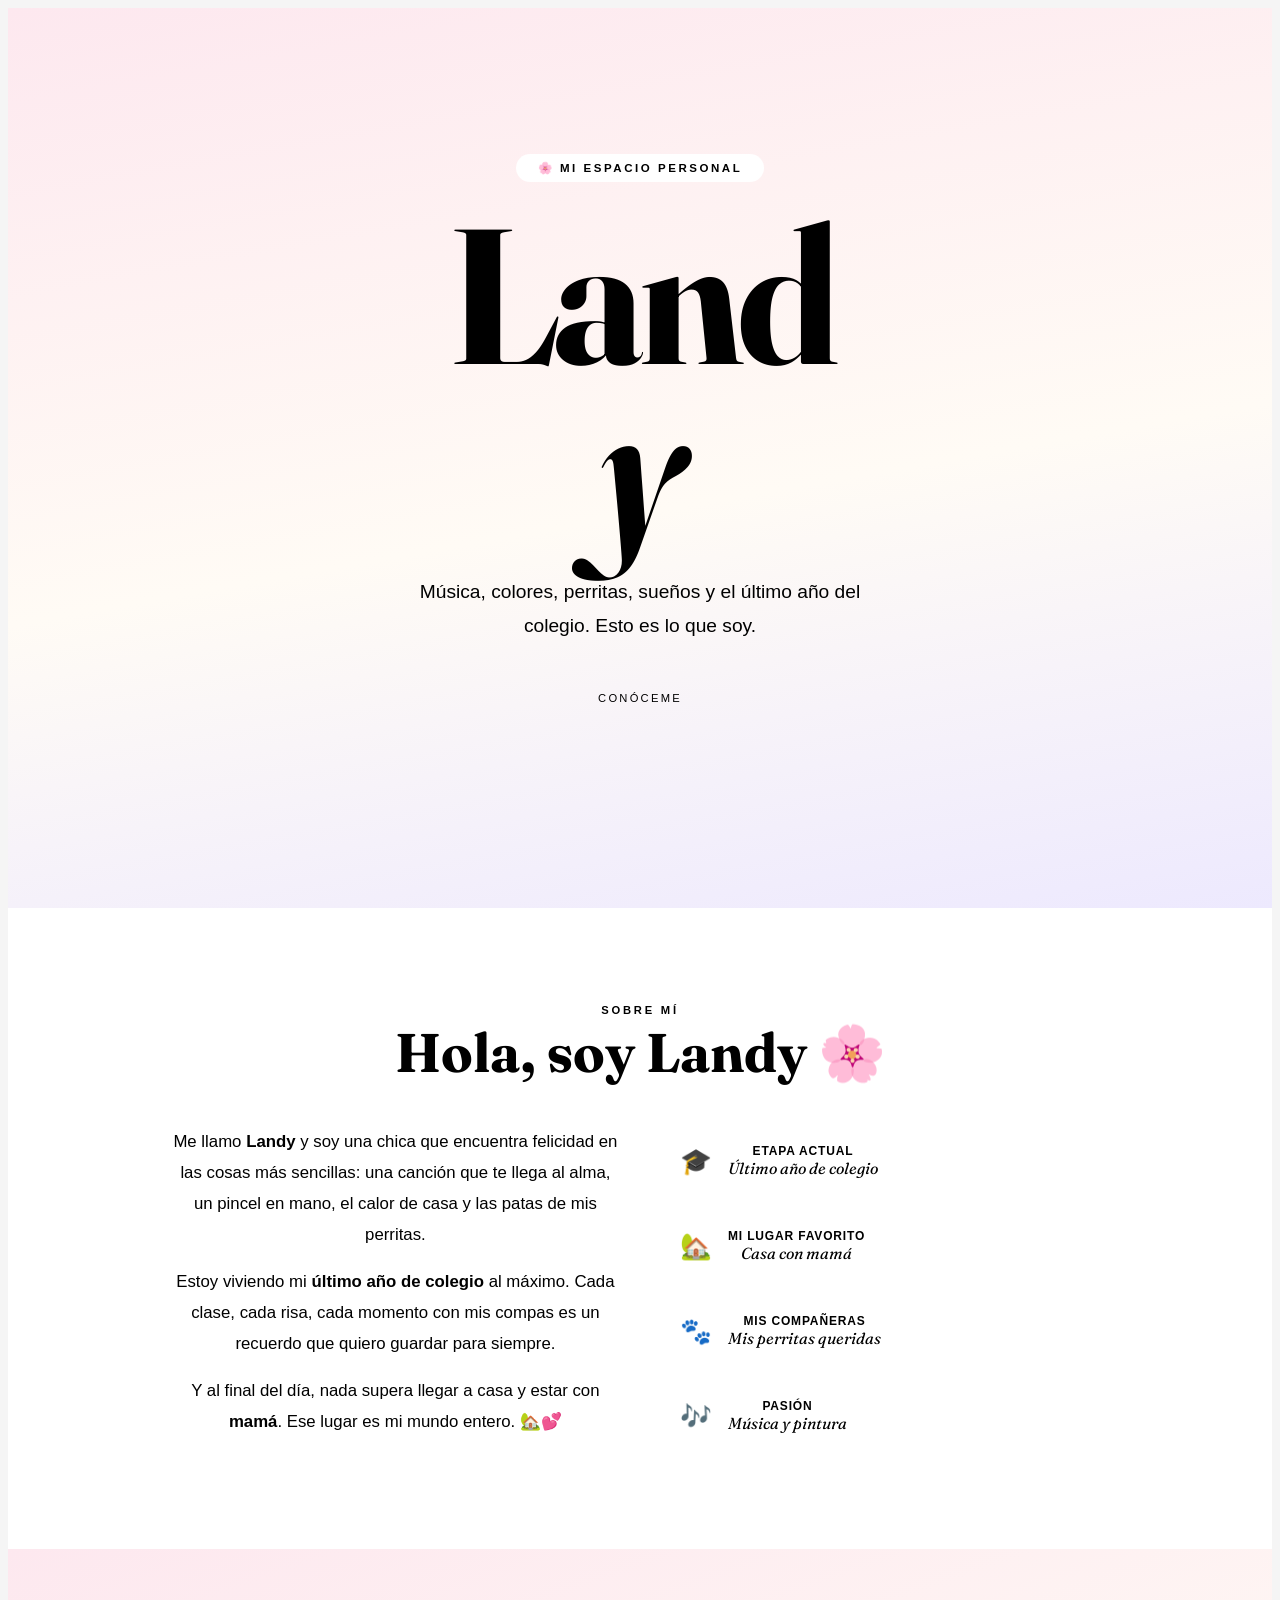
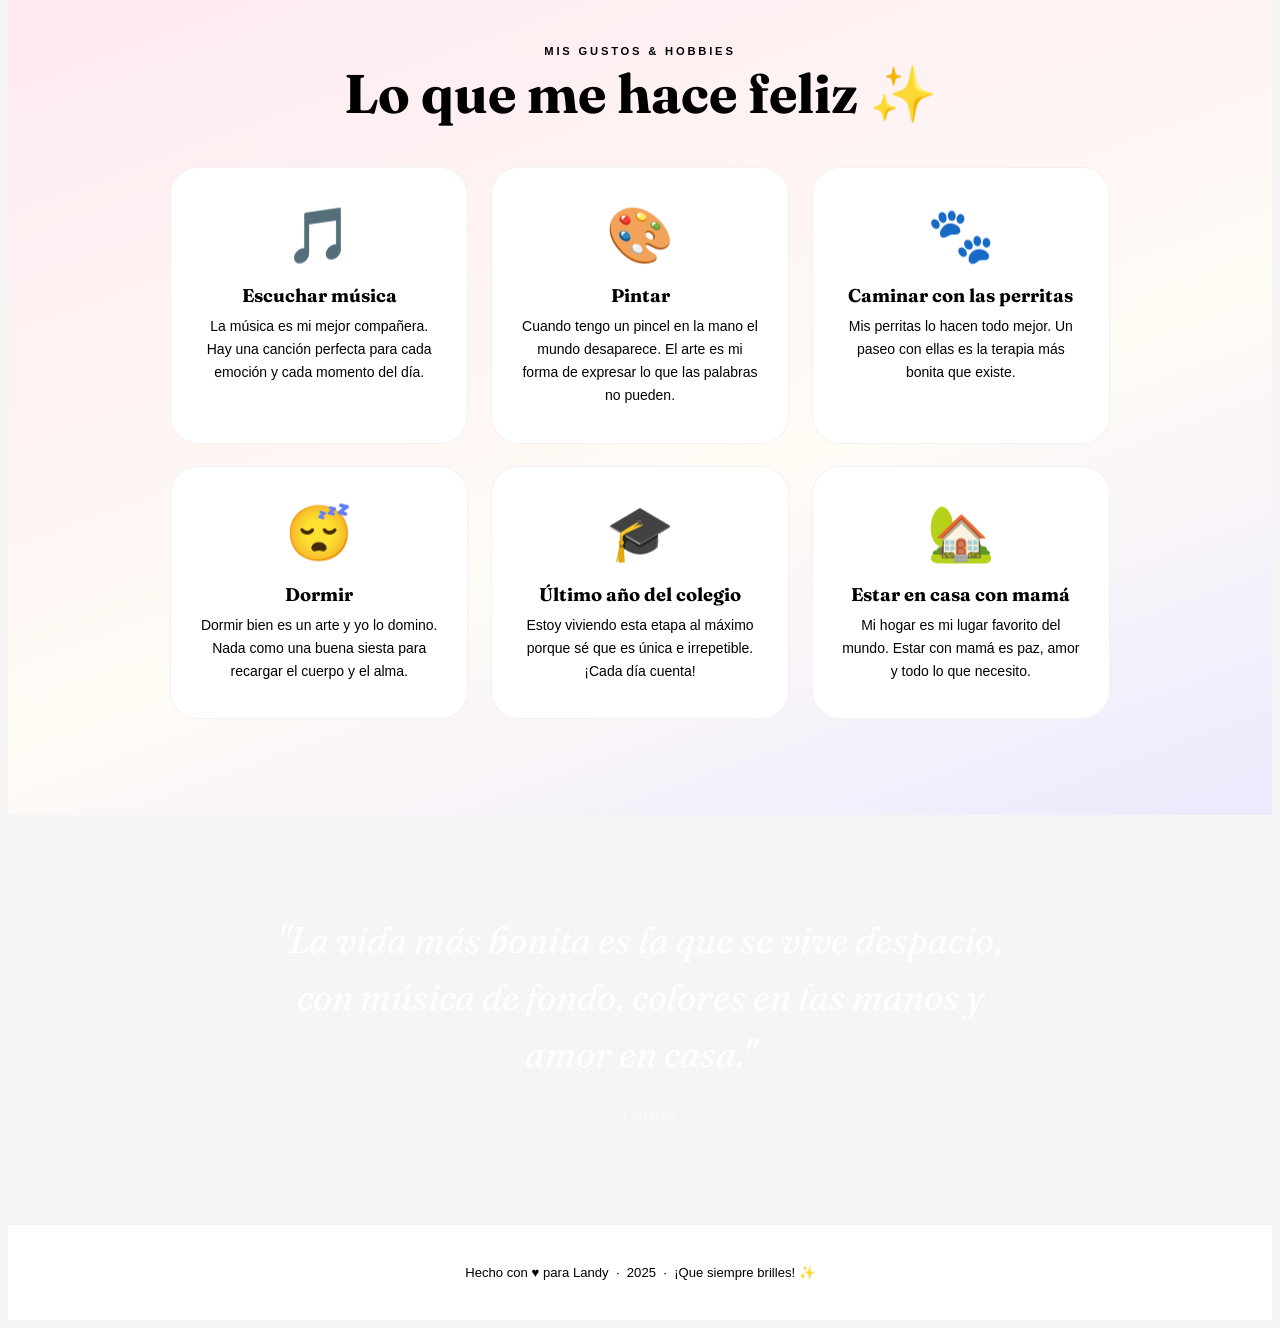
<file: mi portafolio/index.html>
<!DOCTYPE html>
<html lang="es">
<head>
  <meta charset="UTF-8" />
  <meta name="viewport" content="width=device-width, initial-scale=1.0" />
  <title>Landy 🌸</title>
  <link href="https://fonts.googleapis.com/css2?family=Fraunces:ital,wght@0,300;0,700;1,300;1,700&family=Nunito:wght@300;400;600&display=swap" rel="stylesheet" />
  <link rel="stylesheet" href="style.css" />
</head>
<body>

<div id="stars"></div>

<!-- HERO -->
<header class="hero">
  <div class="deco d1"></div>
  <div class="deco d2"></div>
  <div class="deco d3"></div>
  <div class="badge">🌸 Mi espacio personal</div>
  <h1 class="hero-name">Land<em>y</em></h1>
  <p class="hero-sub">Música, colores, perritas, sueños y el último año del colegio. Esto es lo que soy.</p>
  <div class="scroll-hint">
    <span>Conóceme</span>
    <div class="line"></div>
  </div>
</header>

<!-- SOBRE MÍ -->
<section class="section about-bg">
  <div class="inner">
    <p class="eyebrow">Sobre mí</p>
    <h2 class="sec-title">Hola, soy Landy 🌸</h2>
    <div class="about-grid">
      <div class="about-text">
        <p>Me llamo <strong>Landy</strong> y soy una chica que encuentra felicidad en las cosas más sencillas: una canción que te llega al alma, un pincel en mano, el calor de casa y las patas de mis perritas.</p>
        <p>Estoy viviendo mi <strong>último año de colegio</strong> al máximo. Cada clase, cada risa, cada momento con mis compas es un recuerdo que quiero guardar para siempre.</p>
        <p>Y al final del día, nada supera llegar a casa y estar con <strong>mamá</strong>. Ese lugar es mi mundo entero. 🏡💕</p>
      </div>
      <div class="chips">
        <div class="chip">
          <span class="ico">🎓</span>
          <div><div class="lbl">Etapa actual</div><div class="val">Último año de colegio</div></div>
        </div>
        <div class="chip">
          <span class="ico">🏡</span>
          <div><div class="lbl">Mi lugar favorito</div><div class="val">Casa con mamá</div></div>
        </div>
        <div class="chip">
          <span class="ico">🐾</span>
          <div><div class="lbl">Mis compañeras</div><div class="val">Mis perritas queridas</div></div>
        </div>
        <div class="chip">
          <span class="ico">🎶</span>
          <div><div class="lbl">Pasión</div><div class="val">Música y pintura</div></div>
        </div>
      </div>
    </div>
  </div>
</section>

<!-- HOBBIES -->
<section class="section hobbies-bg">
  <div class="inner">
    <p class="eyebrow">Mis gustos & hobbies</p>
    <h2 class="sec-title">Lo que me hace feliz ✨</h2>
    <div class="hobbies-grid">

      <div class="hobby h-music">
        <span class="h-emoji">🎵</span>
        <p class="h-title">Escuchar música</p>
        <p class="h-desc">La música es mi mejor compañera. Hay una canción perfecta para cada emoción y cada momento del día.</p>
        <div class="h-bar"></div>
      </div>

      <div class="hobby h-paint">
        <span class="h-emoji">🎨</span>
        <p class="h-title">Pintar</p>
        <p class="h-desc">Cuando tengo un pincel en la mano el mundo desaparece. El arte es mi forma de expresar lo que las palabras no pueden.</p>
        <div class="h-bar"></div>
      </div>

      <div class="hobby h-dog">
        <span class="h-emoji">🐾</span>
        <p class="h-title">Caminar con las perritas</p>
        <p class="h-desc">Mis perritas lo hacen todo mejor. Un paseo con ellas es la terapia más bonita que existe.</p>
        <div class="h-bar"></div>
      </div>

      <div class="hobby h-sleep">
        <span class="h-emoji">😴</span>
        <p class="h-title">Dormir</p>
        <p class="h-desc">Dormir bien es un arte y yo lo domino. Nada como una buena siesta para recargar el cuerpo y el alma.</p>
        <div class="h-bar"></div>
      </div>

      <div class="hobby h-school">
        <span class="h-emoji">🎓</span>
        <p class="h-title">Último año del colegio</p>
        <p class="h-desc">Estoy viviendo esta etapa al máximo porque sé que es única e irrepetible. ¡Cada día cuenta!</p>
        <div class="h-bar"></div>
      </div>

      <div class="hobby h-home">
        <span class="h-emoji">🏡</span>
        <p class="h-title">Estar en casa con mamá</p>
        <p class="h-desc">Mi hogar es mi lugar favorito del mundo. Estar con mamá es paz, amor y todo lo que necesito.</p>
        <div class="h-bar"></div>
      </div>

    </div>
  </div>
</section>

<!-- QUOTE -->
<div class="quote-wrap">
  <blockquote>
    "La vida más bonita es la que se vive despacio, con música de fondo, colores en las manos y amor en casa."
    <cite>— Landy</cite>
  </blockquote>
</div>

<!-- FOOTER -->
<footer>
  Hecho con <span>♥</span> para Landy &nbsp;·&nbsp; 2025 &nbsp;·&nbsp; ¡Que siempre brilles! ✨
</footer>

<script src="script.js"></script>
</body>
</html>
</file>
<file: mi portafolio/style.css>
body {
font-family: Arial;
text-align: center;
background: #f5f5f5;
*,*::before,*::after{box-sizing:border-box;margin:0;padding:0}

:root{
  --rose:#f4a7b9;
  --rose-deep:#c0617a;
  --rose-pale:#fde8ef;
  --lilac:#d8b4fe;
  --mint:#a7f3d0;
  --sun:#fde68a;
  --sky:#bae6fd;
  --peach:#fed7aa;
  --cream:#fffbf5;
  --ink:#1a0a14;
  --muted:#7a6370;
}

html{scroll-behavior:smooth}
body{font-family:'Nunito',sans-serif;background:var(--cream);color:var(--ink);overflow-x:hidden}

/* STARS */
#stars{position:fixed;inset:0;pointer-events:none;z-index:0;overflow:hidden}
.star{
  position:absolute;border-radius:50%;opacity:0;
  animation:twinkle var(--d,4s) var(--dl,0s) ease-in-out infinite;
}
@keyframes twinkle{0%,100%{opacity:0;transform:scale(.5)}50%{opacity:.5;transform:scale(1)}}

/* HERO */
.hero{
  position:relative;min-height:100vh;
  display:flex;flex-direction:column;align-items:center;justify-content:center;
  text-align:center;padding:2rem;
  background:linear-gradient(170deg,#fde8ef 0%,#fffbf5 55%,#ede9fe 100%);
  overflow:hidden;z-index:1;
}
.deco{position:absolute;border-radius:50%;filter:blur(65px);opacity:.3;pointer-events:none}
.d1{width:520px;height:520px;background:var(--rose);top:-130px;left:-160px;animation:drift 10s ease-in-out infinite}
.d2{width:360px;height:360px;background:var(--lilac);bottom:-90px;right:-110px;animation:drift 13s 2s ease-in-out infinite reverse}
.d3{width:210px;height:210px;background:var(--sun);top:38%;right:8%;animation:drift 8s 1s ease-in-out infinite}
@keyframes drift{0%,100%{transform:translateY(0) scale(1)}50%{transform:translateY(-28px) scale(1.05)}}

.badge{
  display:inline-block;font-size:.72rem;letter-spacing:.22em;text-transform:uppercase;
  font-weight:600;color:var(--rose-deep);
  background:white;border:1.5px solid var(--rose);border-radius:100px;padding:7px 22px;
  margin-bottom:1.8rem;animation:popIn .8s cubic-bezier(.34,1.56,.64,1) both;
}
@keyframes popIn{from{opacity:0;transform:scale(.6)}to{opacity:1;transform:scale(1)}}

.hero-name{
  font-family:'Fraunces',serif;font-size:clamp(5.5rem,17vw,12rem);
  font-weight:700;line-height:.88;letter-spacing:-.03em;color:var(--ink);
  animation:fadeUp 1s .2s ease both;
}
.hero-name em{font-style:italic;color:var(--rose-deep);display:block}

.hero-sub{
  margin-top:1.6rem;font-size:clamp(.95rem,2.5vw,1.2rem);
  color:var(--muted);font-weight:300;max-width:460px;line-height:1.8;
  animation:fadeUp 1s .4s ease both;
}
.scroll-hint{
  margin-top:3rem;display:flex;flex-direction:column;align-items:center;gap:8px;
  font-size:.7rem;letter-spacing:.2em;text-transform:uppercase;color:var(--muted);
  animation:fadeUp 1s .7s ease both;
}
.scroll-hint .line{
  width:1.5px;height:50px;
  background:linear-gradient(to bottom,var(--rose-deep),transparent);
  animation:pulse 1.8s ease-in-out infinite;
}
@keyframes pulse{0%,100%{transform:scaleY(1);opacity:1}50%{transform:scaleY(.5);opacity:.3}}
@keyframes fadeUp{from{opacity:0;transform:translateY(38px)}to{opacity:1;transform:translateY(0)}}

/* SECTIONS */
.section{padding:6rem 1.5rem;position:relative;z-index:1}
.inner{max-width:940px;margin:0 auto}
.eyebrow{font-size:.7rem;letter-spacing:.25em;text-transform:uppercase;font-weight:600;color:var(--rose-deep);margin-bottom:.5rem}
.sec-title{
  font-family:'Fraunces',serif;font-size:clamp(2rem,5vw,3.4rem);
  font-weight:700;line-height:1.05;color:var(--ink);margin-bottom:2.8rem;
}

/* ABOUT */
.about-bg{background:white}
.about-grid{display:grid;grid-template-columns:1fr 1fr;gap:2.4rem;align-items:start}
@media(max-width:640px){.about-grid{grid-template-columns:1fr}}
.about-text p{font-size:1.05rem;color:var(--muted);line-height:1.85;margin-bottom:1rem}
.about-text p strong{color:var(--ink);font-weight:600}

.chips{display:flex;flex-direction:column;gap:1rem}
.chip{
  display:flex;align-items:center;gap:1rem;
  background:var(--rose-pale);border-radius:18px;padding:1.1rem 1.3rem;
  transition:transform .25s ease;
}
.chip:hover{transform:translateX(8px)}
.chip .ico{font-size:1.6rem;flex-shrink:0}
.chip .lbl{font-size:.75rem;color:var(--rose-deep);font-weight:600;letter-spacing:.07em;text-transform:uppercase}
.chip .val{font-family:'Fraunces',serif;font-size:1rem;color:var(--ink);font-style:italic}

/* HOBBIES */
.hobbies-bg{background:linear-gradient(160deg,#fde8ef,#fffbf5 60%,#ede9fe)}
.hobbies-grid{display:grid;grid-template-columns:repeat(auto-fit,minmax(220px,1fr));gap:1.4rem}

.hobby{
  background:white;border-radius:28px;padding:2.2rem 1.8rem;text-align:center;
  border:1px solid rgba(0,0,0,.05);position:relative;overflow:hidden;
  transition:transform .35s cubic-bezier(.34,1.56,.64,1),box-shadow .3s ease;
}
.hobby::after{
  content:'';position:absolute;inset:0;opacity:0;transition:opacity .3s;
}
.hobby:hover{transform:translateY(-12px);box-shadow:0 28px 60px rgba(192,97,122,.15)}
.hobby:hover::after{opacity:1}

.h-music::after{background:linear-gradient(160deg,#fde8ef,transparent)}
.h-paint::after{background:linear-gradient(160deg,#ede9fe,transparent)}
.h-dog::after{background:linear-gradient(160deg,#d1fae5,transparent)}
.h-sleep::after{background:linear-gradient(160deg,#bae6fd,transparent)}
.h-school::after{background:linear-gradient(160deg,#fef9c3,transparent)}
.h-home::after{background:linear-gradient(160deg,#fed7aa,transparent)}

.h-emoji{
  font-size:3.4rem;display:block;margin-bottom:1.1rem;
  animation:bob 2.8s ease-in-out infinite;position:relative;z-index:1;
}
.hobby:nth-child(2) .h-emoji{animation-delay:.3s}
.hobby:nth-child(3) .h-emoji{animation-delay:.6s}
.hobby:nth-child(4) .h-emoji{animation-delay:.9s}
.hobby:nth-child(5) .h-emoji{animation-delay:1.2s}
.hobby:nth-child(6) .h-emoji{animation-delay:1.5s}
@keyframes bob{0%,100%{transform:translateY(0) rotate(-3deg)}50%{transform:translateY(-9px) rotate(3deg)}}

.h-title{
  font-family:'Fraunces',serif;font-size:1.15rem;font-weight:700;
  color:var(--ink);margin-bottom:.5rem;position:relative;z-index:1;
}
.h-desc{font-size:.875rem;color:var(--muted);line-height:1.65;position:relative;z-index:1}
.h-bar{position:absolute;bottom:0;left:0;right:0;height:4px}
.h-music .h-bar{background:var(--rose)}
.h-paint .h-bar{background:var(--lilac)}
.h-dog   .h-bar{background:var(--mint)}
.h-sleep .h-bar{background:var(--sky)}
.h-school .h-bar{background:var(--sun)}
.h-home  .h-bar{background:var(--peach)}

/* QUOTE */
.quote-wrap{
  background:var(--rose-deep);padding:6rem 1.5rem;
  text-align:center;position:relative;overflow:hidden;z-index:1;
}
.quote-wrap::before{
  content:'\201C';position:absolute;top:-2rem;left:50%;transform:translateX(-50%);
  font-family:'Fraunces',serif;font-size:18rem;color:rgba(255,255,255,.06);
  line-height:1;pointer-events:none;
}
.quote-wrap blockquote{
  font-family:'Fraunces',serif;font-style:italic;
  font-size:clamp(1.5rem,3.5vw,2.3rem);
  color:white;line-height:1.55;max-width:740px;margin:0 auto;position:relative;z-index:1;
}
.quote-wrap cite{
  display:block;margin-top:1.6rem;
  font-family:'Nunito',sans-serif;font-style:normal;
  font-size:.8rem;letter-spacing:.22em;text-transform:uppercase;
  color:rgba(255,255,255,.55);
}

/* FOOTER */
footer{
  text-align:center;padding:2.5rem 1rem;
  font-size:.82rem;color:var(--muted);
  border-top:1px solid rgba(0,0,0,.06);background:white;position:relative;z-index:1;
}
footer span{color:var(--rose-deep)}
}
</file>
